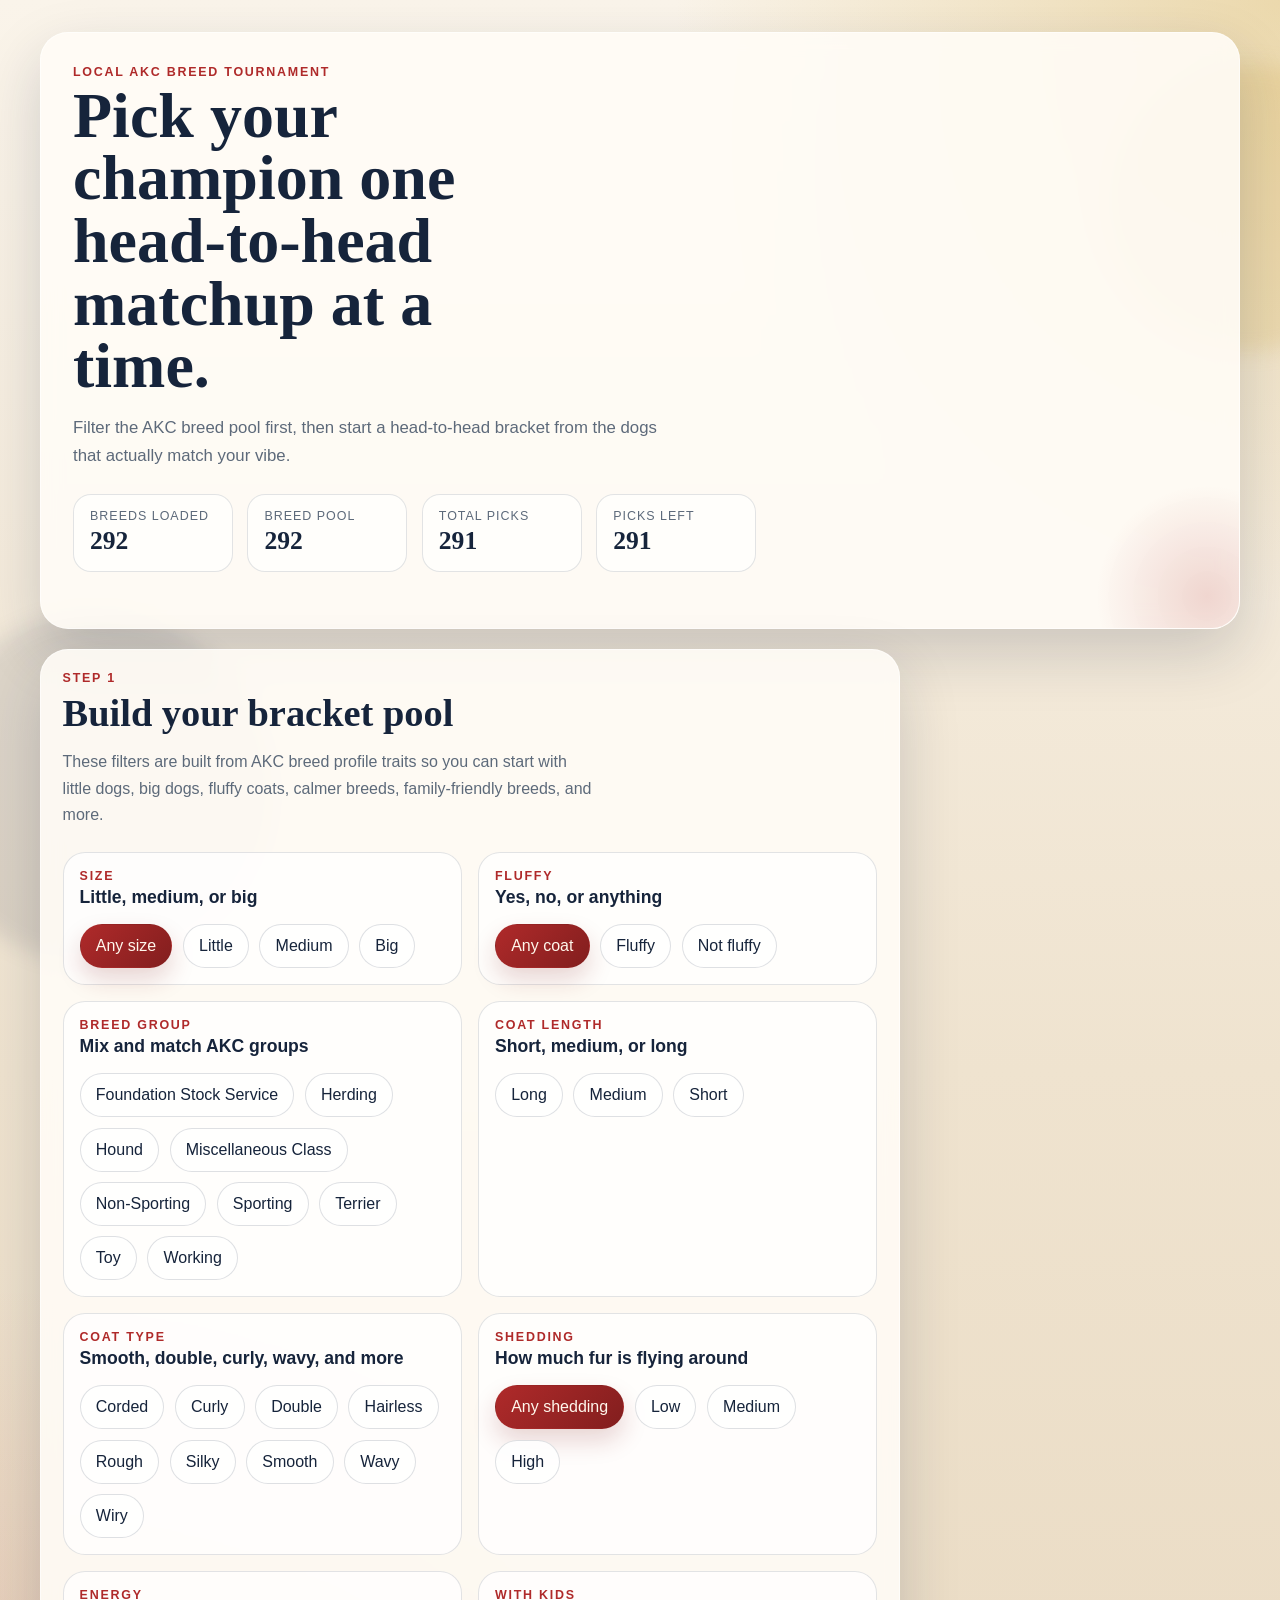
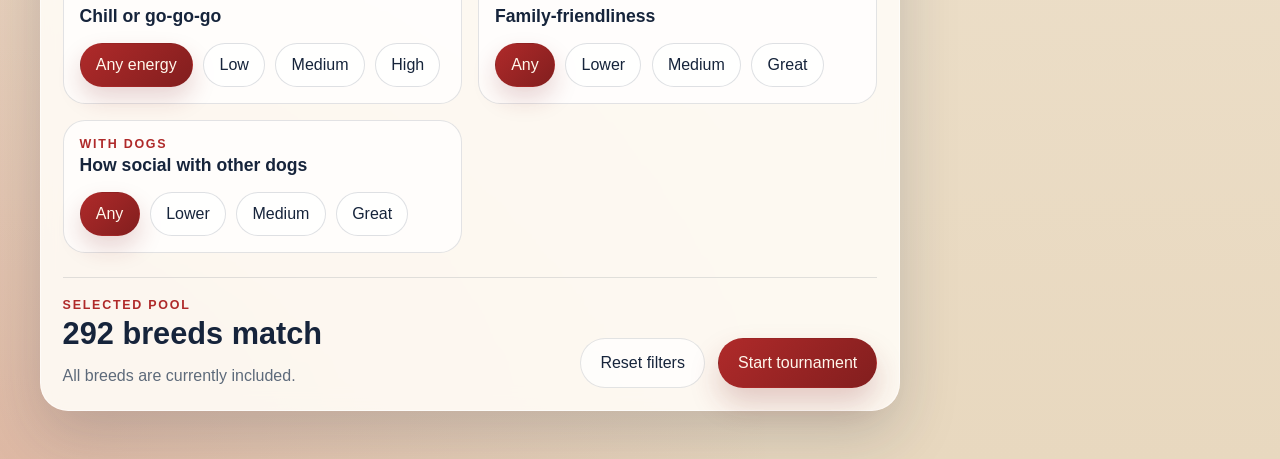
<file: docs/index.html>
<!DOCTYPE html>
<html lang="en">
<head>
  <meta charset="UTF-8">
  <meta name="viewport" content="width=device-width, initial-scale=1.0">
  <title>Dog Picker Showdown</title>
  <link rel="stylesheet" href="styles.css">
</head>
<body>
  <div class="page-shell">
    <header class="hero">
      <p class="eyebrow">Local AKC Breed Tournament</p>
      <h1>Pick your champion one head-to-head matchup at a time.</h1>
      <p class="lede">
        Filter the AKC breed pool first, then start a head-to-head bracket from the dogs that actually match your vibe.
      </p>
      <div class="hero-meta">
        <div class="stat-chip">
          <span class="stat-chip__label">Breeds loaded</span>
          <strong id="breed-count">0</strong>
        </div>
        <div class="stat-chip">
          <span class="stat-chip__label">Breed pool</span>
          <strong id="pool-count">0</strong>
        </div>
        <div class="stat-chip">
          <span class="stat-chip__label">Total picks</span>
          <strong id="total-picks">0</strong>
        </div>
        <div class="stat-chip">
          <span class="stat-chip__label">Picks left</span>
          <strong id="picks-left">0</strong>
        </div>
      </div>
      <div class="hero-actions">
        <button id="change-filters-button" class="button button--ghost" type="button" hidden>Change filters</button>
        <button id="new-bracket-button" class="button button--primary" type="button" hidden>Shuffle this bracket</button>
      </div>
      <p id="error-message" class="error-message" hidden></p>
    </header>

    <main class="arena">
      <section id="setup-panel" class="setup-panel">
        <div class="setup-panel__header">
          <p class="eyebrow">Step 1</p>
          <h2>Build your bracket pool</h2>
          <p class="setup-panel__lede">
            These filters are built from AKC breed profile traits so you can start with little dogs, big dogs, fluffy coats, calmer breeds, family-friendly breeds, and more.
          </p>
        </div>

        <div class="filter-grid">
          <section class="filter-card">
            <div class="filter-card__header">
              <p class="status-label">Size</p>
              <strong>Little, medium, or big</strong>
            </div>
            <div id="size-filter" class="choice-row"></div>
          </section>

          <section class="filter-card">
            <div class="filter-card__header">
              <p class="status-label">Fluffy</p>
              <strong>Yes, no, or anything</strong>
            </div>
            <div id="fluffy-filter" class="choice-row"></div>
          </section>

          <section class="filter-card">
            <div class="filter-card__header">
              <p class="status-label">Breed Group</p>
              <strong>Mix and match AKC groups</strong>
            </div>
            <div id="group-filter" class="choice-row choice-row--wrap"></div>
          </section>

          <section class="filter-card">
            <div class="filter-card__header">
              <p class="status-label">Coat Length</p>
              <strong>Short, medium, or long</strong>
            </div>
            <div id="coat-length-filter" class="choice-row choice-row--wrap"></div>
          </section>

          <section class="filter-card">
            <div class="filter-card__header">
              <p class="status-label">Coat Type</p>
              <strong>Smooth, double, curly, wavy, and more</strong>
            </div>
            <div id="coat-type-filter" class="choice-row choice-row--wrap"></div>
          </section>

          <section class="filter-card">
            <div class="filter-card__header">
              <p class="status-label">Shedding</p>
              <strong>How much fur is flying around</strong>
            </div>
            <div id="shedding-filter" class="choice-row"></div>
          </section>

          <section class="filter-card">
            <div class="filter-card__header">
              <p class="status-label">Energy</p>
              <strong>Chill or go-go-go</strong>
            </div>
            <div id="energy-filter" class="choice-row"></div>
          </section>

          <section class="filter-card">
            <div class="filter-card__header">
              <p class="status-label">With Kids</p>
              <strong>Family-friendliness</strong>
            </div>
            <div id="kids-filter" class="choice-row"></div>
          </section>

          <section class="filter-card">
            <div class="filter-card__header">
              <p class="status-label">With Dogs</p>
              <strong>How social with other dogs</strong>
            </div>
            <div id="dogs-filter" class="choice-row"></div>
          </section>
        </div>

        <div class="setup-panel__footer">
          <div class="setup-panel__summary">
            <p class="status-label">Selected pool</p>
            <strong id="match-count">0 breeds match</strong>
            <p id="filter-summary" class="filter-summary">All breeds are currently included.</p>
          </div>
          <div class="setup-panel__actions">
            <button id="reset-filters-button" class="button button--ghost" type="button">Reset filters</button>
            <button id="start-tournament-button" class="button button--primary" type="button">Start tournament</button>
          </div>
        </div>
      </section>

      <section id="status-panel" class="status-panel" aria-live="polite" hidden>
        <div class="status-row">
          <p class="status-label">Round status</p>
          <strong id="round-label">Waiting for data</strong>
        </div>
        <div class="progress-bar" aria-hidden="true">
          <div id="progress-fill" class="progress-bar__fill"></div>
        </div>
        <p id="progress-text" class="progress-text">0 of 0 picks complete</p>
        <p id="active-filter-summary" class="filter-summary"></p>
        <p id="bye-note" class="bye-note"></p>
      </section>

      <section id="matchup-panel" class="matchup-panel" hidden>
        <button class="dog-card" type="button" data-pick="left" aria-label="Choose left dog">
          <span class="dog-card__frame">
            <img class="dog-card__image" data-role="image" alt="">
          </span>
          <span class="dog-card__content">
            <span class="dog-card__name" data-role="name"></span>
            <span class="dog-card__cta">Advance this breed</span>
          </span>
        </button>

        <div class="versus-badge" aria-hidden="true">VS</div>

        <button class="dog-card" type="button" data-pick="right" aria-label="Choose right dog">
          <span class="dog-card__frame">
            <img class="dog-card__image" data-role="image" alt="">
          </span>
          <span class="dog-card__content">
            <span class="dog-card__name" data-role="name"></span>
            <span class="dog-card__cta">Advance this breed</span>
          </span>
        </button>
      </section>

      <section id="champion-panel" class="champion-panel" hidden>
        <p class="eyebrow">Your top dog</p>
        <img id="champion-image" class="champion-panel__image" alt="">
        <h2 id="champion-name"></h2>
        <p id="champion-summary" class="champion-panel__summary"></p>
        <div class="champion-panel__actions">
          <a id="champion-link" class="button button--ghost" href="#" target="_blank" rel="noreferrer">Open AKC breed page</a>
          <button id="play-again-button" class="button button--primary" type="button">Run another bracket</button>
        </div>
      </section>

      <aside id="history-panel" class="history-panel" hidden>
        <div class="history-panel__header">
          <p class="status-label">Recent movement</p>
          <strong>Who just advanced</strong>
        </div>
        <ul id="history-list" class="history-list"></ul>
      </aside>
    </main>
  </div>

  <script src="data/breeds.js"></script>
  <script src="app.js"></script>
</body>
</html>
</file>
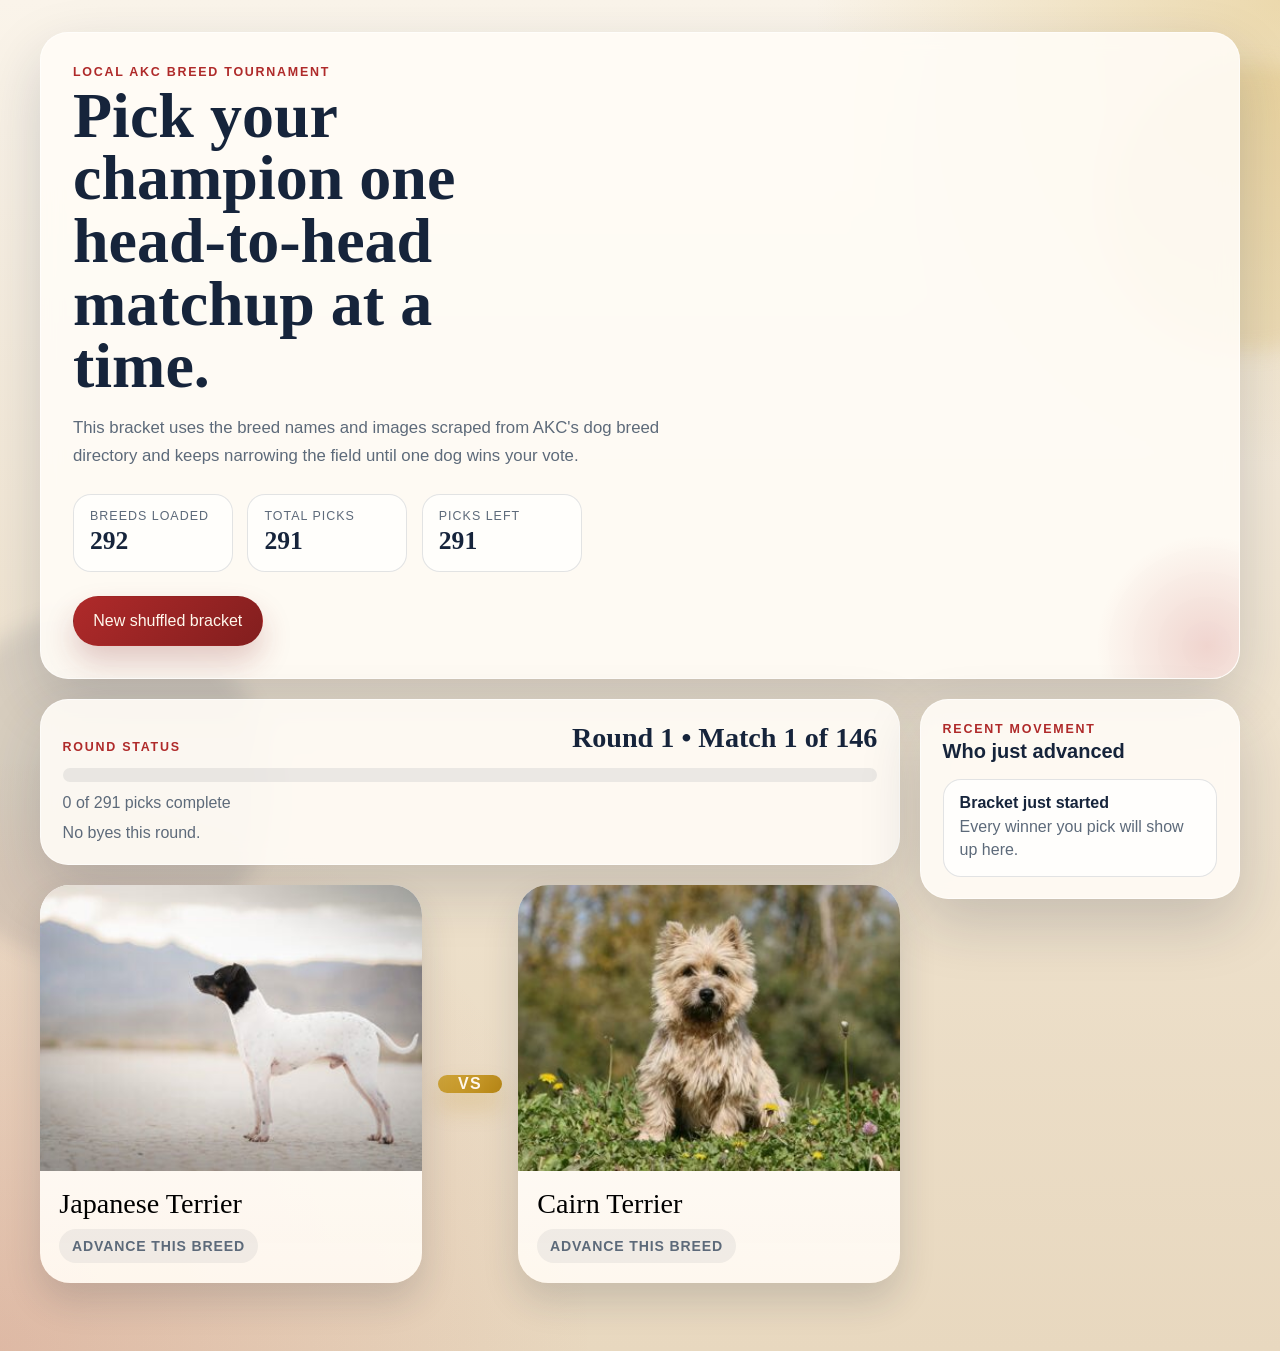
<file: site/index.html>
<!DOCTYPE html>
<html lang="en">
<head>
  <meta charset="UTF-8">
  <meta name="viewport" content="width=device-width, initial-scale=1.0">
  <title>Dog Picker Showdown</title>
  <link rel="stylesheet" href="styles.css">
</head>
<body>
  <div class="page-shell">
    <header class="hero">
      <p class="eyebrow">Local AKC Breed Tournament</p>
      <h1>Pick your champion one head-to-head matchup at a time.</h1>
      <p class="lede">
        This bracket uses the breed names and images scraped from AKC's dog breed directory and keeps narrowing the field until one dog wins your vote.
      </p>
      <div class="hero-meta">
        <div class="stat-chip">
          <span class="stat-chip__label">Breeds loaded</span>
          <strong id="breed-count">0</strong>
        </div>
        <div class="stat-chip">
          <span class="stat-chip__label">Total picks</span>
          <strong id="total-picks">0</strong>
        </div>
        <div class="stat-chip">
          <span class="stat-chip__label">Picks left</span>
          <strong id="picks-left">0</strong>
        </div>
      </div>
      <div class="hero-actions">
        <button id="new-bracket-button" class="button button--primary" type="button">New shuffled bracket</button>
      </div>
      <p id="error-message" class="error-message" hidden></p>
    </header>

    <main class="arena">
      <section class="status-panel" aria-live="polite">
        <div class="status-row">
          <p class="status-label">Round status</p>
          <strong id="round-label">Waiting for data</strong>
        </div>
        <div class="progress-bar" aria-hidden="true">
          <div id="progress-fill" class="progress-bar__fill"></div>
        </div>
        <p id="progress-text" class="progress-text">0 of 0 picks complete</p>
        <p id="bye-note" class="bye-note"></p>
      </section>

      <section id="matchup-panel" class="matchup-panel">
        <button class="dog-card" type="button" data-pick="left" aria-label="Choose left dog">
          <span class="dog-card__frame">
            <img class="dog-card__image" data-role="image" alt="">
          </span>
          <span class="dog-card__content">
            <span class="dog-card__name" data-role="name"></span>
            <span class="dog-card__cta">Advance this breed</span>
          </span>
        </button>

        <div class="versus-badge" aria-hidden="true">VS</div>

        <button class="dog-card" type="button" data-pick="right" aria-label="Choose right dog">
          <span class="dog-card__frame">
            <img class="dog-card__image" data-role="image" alt="">
          </span>
          <span class="dog-card__content">
            <span class="dog-card__name" data-role="name"></span>
            <span class="dog-card__cta">Advance this breed</span>
          </span>
        </button>
      </section>

      <section id="champion-panel" class="champion-panel" hidden>
        <p class="eyebrow">Your top dog</p>
        <img id="champion-image" class="champion-panel__image" alt="">
        <h2 id="champion-name"></h2>
        <p id="champion-summary" class="champion-panel__summary"></p>
        <div class="champion-panel__actions">
          <a id="champion-link" class="button button--ghost" href="#" target="_blank" rel="noreferrer">Open AKC breed page</a>
          <button id="play-again-button" class="button button--primary" type="button">Run another bracket</button>
        </div>
      </section>

      <aside class="history-panel">
        <div class="history-panel__header">
          <p class="status-label">Recent movement</p>
          <strong>Who just advanced</strong>
        </div>
        <ul id="history-list" class="history-list"></ul>
      </aside>
    </main>
  </div>

  <script src="data/breeds.js"></script>
  <script src="app.js"></script>
</body>
</html>
</file>
<file: docs/styles.css>
:root {
  --bg: #f5efe3;
  --paper: rgba(255, 252, 247, 0.9);
  --ink: #16243b;
  --muted: #5d6a7a;
  --ribbon: #af2a2a;
  --ribbon-dark: #821e1e;
  --gold: #d1a63b;
  --shadow: 0 24px 60px rgba(22, 36, 59, 0.18);
  --card-shadow: 0 18px 36px rgba(22, 36, 59, 0.16);
  --line: rgba(22, 36, 59, 0.12);
}

*,
*::before,
*::after {
  box-sizing: border-box;
}

[hidden] {
  display: none !important;
}

html {
  min-height: 100%;
}

body {
  margin: 0;
  min-height: 100vh;
  font-family: "Trebuchet MS", "Segoe UI", sans-serif;
  color: var(--ink);
  background:
    radial-gradient(circle at top right, rgba(209, 166, 59, 0.35), transparent 25%),
    radial-gradient(circle at bottom left, rgba(175, 42, 42, 0.18), transparent 32%),
    linear-gradient(180deg, #faf4ea 0%, #efe3cf 52%, #e8d8bf 100%);
}

body::before,
body::after {
  content: "";
  position: fixed;
  inset: auto;
  z-index: -1;
  border-radius: 50%;
  filter: blur(10px);
}

body::before {
  top: 4rem;
  right: -7rem;
  width: 18rem;
  height: 18rem;
  background: rgba(209, 166, 59, 0.18);
}

body::after {
  bottom: -4rem;
  left: -5rem;
  width: 22rem;
  height: 22rem;
  background: rgba(22, 36, 59, 0.1);
}

img {
  display: block;
  max-width: 100%;
}

button,
a {
  font: inherit;
}

.page-shell {
  width: min(1200px, calc(100vw - 2rem));
  margin: 0 auto;
  padding: 2rem 0 3rem;
}

.hero,
.setup-panel,
.status-panel,
.history-panel,
.champion-panel {
  background: var(--paper);
  border: 1px solid rgba(255, 255, 255, 0.55);
  border-radius: 28px;
  box-shadow: var(--shadow);
  backdrop-filter: blur(10px);
}

.hero {
  position: relative;
  overflow: hidden;
  padding: 2rem;
  animation: rise-in 500ms ease both;
}

.hero::after {
  content: "";
  position: absolute;
  inset: auto -5rem -5rem auto;
  width: 14rem;
  height: 14rem;
  background: radial-gradient(circle, rgba(175, 42, 42, 0.18) 0%, rgba(175, 42, 42, 0) 70%);
  pointer-events: none;
}

.eyebrow,
.status-label {
  margin: 0;
  text-transform: uppercase;
  letter-spacing: 0.14em;
  font-size: 0.78rem;
  font-weight: 700;
  color: var(--ribbon);
}

h1,
h2,
.dog-card__name,
.stat-chip strong,
#round-label {
  font-family: Georgia, "Times New Roman", serif;
}

h1 {
  width: min(14ch, 100%);
  margin: 0.35rem 0 0;
  font-size: clamp(2.5rem, 5vw, 4.5rem);
  line-height: 0.98;
}

.lede {
  width: min(65ch, 100%);
  margin: 1rem 0 0;
  font-size: 1.05rem;
  line-height: 1.65;
  color: var(--muted);
}

.hero-meta {
  display: flex;
  flex-wrap: wrap;
  gap: 0.9rem;
  margin-top: 1.5rem;
}

.stat-chip {
  min-width: 10rem;
  padding: 0.9rem 1rem;
  border: 1px solid var(--line);
  border-radius: 18px;
  background: rgba(255, 255, 255, 0.7);
}

.stat-chip__label {
  display: block;
  margin-bottom: 0.2rem;
  font-size: 0.78rem;
  text-transform: uppercase;
  letter-spacing: 0.08em;
  color: var(--muted);
}

.stat-chip strong {
  font-size: 1.6rem;
}

.hero-actions {
  display: flex;
  flex-wrap: wrap;
  gap: 0.8rem;
  margin-top: 1.5rem;
}

.button {
  display: inline-flex;
  align-items: center;
  justify-content: center;
  min-height: 3.15rem;
  padding: 0 1.2rem;
  border-radius: 999px;
  border: 1px solid transparent;
  cursor: pointer;
  text-decoration: none;
  transition: transform 160ms ease, box-shadow 160ms ease, background-color 160ms ease;
}

.button:hover,
.button:focus-visible,
.dog-card:hover,
.dog-card:focus-visible {
  transform: translateY(-2px);
}

.button:focus-visible,
.dog-card:focus-visible {
  outline: 3px solid rgba(35, 124, 202, 0.35);
  outline-offset: 3px;
}

.button:disabled {
  cursor: not-allowed;
  opacity: 0.55;
  transform: none;
  box-shadow: none;
}

.button--primary {
  color: #fff7ec;
  background: linear-gradient(135deg, var(--ribbon) 0%, var(--ribbon-dark) 100%);
  box-shadow: 0 16px 30px rgba(130, 30, 30, 0.22);
}

.button--ghost {
  color: var(--ink);
  border-color: var(--line);
  background: rgba(255, 255, 255, 0.65);
}

.error-message {
  margin: 1rem 0 0;
  color: #8f1212;
  font-weight: 700;
}

.arena {
  display: grid;
  grid-template-columns: minmax(0, 1fr) 320px;
  gap: 1.25rem;
  margin-top: 1.25rem;
  align-items: start;
}

.status-panel,
.setup-panel,
.champion-panel,
.history-panel {
  padding: 1.35rem;
}

.setup-panel {
  grid-column: 1 / 2;
  animation: rise-in 420ms ease both;
}

.setup-panel h2 {
  margin: 0.35rem 0 0;
  font-size: clamp(2rem, 3vw, 3rem);
}

.setup-panel__lede {
  width: min(60ch, 100%);
  margin: 0.9rem 0 0;
  color: var(--muted);
  line-height: 1.65;
}

.filter-grid {
  display: grid;
  grid-template-columns: repeat(2, minmax(0, 1fr));
  gap: 1rem;
  margin-top: 1.5rem;
}

.filter-card {
  padding: 1rem;
  border-radius: 22px;
  border: 1px solid var(--line);
  background: rgba(255, 255, 255, 0.72);
}

.filter-card__header strong {
  display: block;
  margin-top: 0.25rem;
  font-size: 1.1rem;
}

.choice-row {
  display: flex;
  flex-wrap: wrap;
  gap: 0.65rem;
  margin-top: 1rem;
}

.choice-pill {
  min-height: 2.75rem;
  padding: 0.6rem 0.95rem;
  border: 1px solid rgba(22, 36, 59, 0.14);
  border-radius: 999px;
  background: rgba(255, 255, 255, 0.9);
  color: var(--ink);
  cursor: pointer;
  transition: transform 160ms ease, border-color 160ms ease, background-color 160ms ease, box-shadow 160ms ease;
}

.choice-pill:hover,
.choice-pill:focus-visible {
  transform: translateY(-1px);
  border-color: rgba(175, 42, 42, 0.35);
}

.choice-pill.is-selected {
  border-color: transparent;
  color: #fff7ec;
  background: linear-gradient(135deg, var(--ribbon) 0%, var(--ribbon-dark) 100%);
  box-shadow: 0 12px 24px rgba(130, 30, 30, 0.18);
}

.setup-panel__footer {
  display: flex;
  flex-wrap: wrap;
  align-items: end;
  justify-content: space-between;
  gap: 1rem;
  margin-top: 1.5rem;
  padding-top: 1.25rem;
  border-top: 1px solid var(--line);
}

.setup-panel__summary strong {
  display: block;
  margin-top: 0.25rem;
  font-size: clamp(1.4rem, 2.4vw, 2rem);
}

.setup-panel__actions {
  display: flex;
  flex-wrap: wrap;
  gap: 0.8rem;
}

.filter-summary {
  margin: 0.75rem 0 0;
  color: var(--muted);
  line-height: 1.5;
}

.status-panel {
  grid-column: 1 / 2;
}

.status-row {
  display: flex;
  align-items: end;
  justify-content: space-between;
  gap: 1rem;
}

#round-label {
  font-size: clamp(1.3rem, 2.2vw, 1.8rem);
}

.progress-bar {
  margin-top: 0.9rem;
  height: 0.9rem;
  border-radius: 999px;
  overflow: hidden;
  background: rgba(22, 36, 59, 0.08);
}

.progress-bar__fill {
  width: 0;
  height: 100%;
  border-radius: inherit;
  background: linear-gradient(90deg, #e0bb58 0%, var(--ribbon) 100%);
  transition: width 240ms ease;
}

.progress-text,
.bye-note {
  margin: 0.75rem 0 0;
  color: var(--muted);
}

.matchup-panel,
.champion-panel {
  grid-column: 1 / 2;
}

.matchup-panel {
  display: grid;
  grid-template-columns: minmax(0, 1fr) auto minmax(0, 1fr);
  gap: 1rem;
  align-items: stretch;
}

.dog-card {
  display: flex;
  flex-direction: column;
  justify-content: space-between;
  min-width: 0;
  padding: 0;
  border: 0;
  border-radius: 30px;
  background: linear-gradient(180deg, rgba(255, 255, 255, 0.96) 0%, rgba(255, 249, 241, 0.94) 100%);
  box-shadow: var(--card-shadow);
  overflow: hidden;
  cursor: pointer;
  animation: rise-in 420ms ease both;
}

.dog-card__frame {
  aspect-ratio: 4 / 3;
  overflow: hidden;
  background: linear-gradient(180deg, #e7edf4 0%, #cad5e4 100%);
}

.dog-card__image {
  width: 100%;
  height: 100%;
  object-fit: cover;
  transition: transform 220ms ease;
}

.dog-card:hover .dog-card__image,
.dog-card:focus-visible .dog-card__image {
  transform: scale(1.04);
}

.dog-card__content {
  display: grid;
  gap: 0.65rem;
  padding: 1.15rem 1.2rem 1.3rem;
  text-align: left;
}

.dog-card__name {
  font-size: clamp(1.6rem, 2.2vw, 2.35rem);
  line-height: 1.02;
}

.dog-card__cta {
  display: inline-flex;
  align-items: center;
  width: fit-content;
  padding: 0.55rem 0.8rem;
  border-radius: 999px;
  background: rgba(22, 36, 59, 0.06);
  color: var(--muted);
  font-size: 0.88rem;
  text-transform: uppercase;
  letter-spacing: 0.06em;
  font-weight: 700;
}

.versus-badge {
  display: grid;
  place-items: center;
  width: 4rem;
  align-self: center;
  border-radius: 999px;
  background: linear-gradient(135deg, var(--gold) 0%, #b88715 100%);
  color: #fff7ec;
  font-weight: 700;
  letter-spacing: 0.08em;
  box-shadow: 0 14px 24px rgba(184, 135, 21, 0.26);
}

.history-panel {
  grid-column: 2 / 3;
  grid-row: 1 / span 3;
}

.history-panel__header strong {
  display: block;
  margin-top: 0.25rem;
  font-size: 1.25rem;
}

.history-list {
  list-style: none;
  margin: 1rem 0 0;
  padding: 0;
  display: grid;
  gap: 0.75rem;
}

.history-list li {
  padding: 0.9rem 1rem;
  border-radius: 18px;
  border: 1px solid var(--line);
  background: rgba(255, 255, 255, 0.74);
}

.history-list strong {
  display: block;
  font-size: 1rem;
}

.history-list span {
  display: block;
  margin-top: 0.2rem;
  color: var(--muted);
  line-height: 1.45;
}

.champion-panel {
  text-align: center;
  animation: rise-in 420ms ease both;
}

.champion-panel__image {
  width: min(100%, 460px);
  margin: 1rem auto 0;
  aspect-ratio: 4 / 3;
  object-fit: cover;
  border-radius: 26px;
  box-shadow: var(--card-shadow);
}

.champion-panel h2 {
  margin: 1rem 0 0;
  font-size: clamp(2.2rem, 4vw, 3.6rem);
}

.champion-panel__summary {
  width: min(55ch, 100%);
  margin: 0.9rem auto 0;
  color: var(--muted);
  line-height: 1.65;
}

.champion-panel__actions {
  display: flex;
  flex-wrap: wrap;
  justify-content: center;
  gap: 0.8rem;
  margin-top: 1.5rem;
}

@keyframes rise-in {
  from {
    opacity: 0;
    transform: translateY(16px);
  }

  to {
    opacity: 1;
    transform: translateY(0);
  }
}

@media (max-width: 980px) {
  .arena {
    grid-template-columns: 1fr;
  }

  .filter-grid {
    grid-template-columns: 1fr;
  }

  .history-panel {
    grid-column: 1 / 2;
    grid-row: auto;
  }
}

@media (max-width: 760px) {
  .page-shell {
    width: min(100vw - 1rem, 100%);
    padding-top: 0.5rem;
  }

  .hero,
  .setup-panel,
  .status-panel,
  .history-panel,
  .champion-panel {
    border-radius: 24px;
  }

  .hero {
    padding: 1.4rem;
  }

  .matchup-panel {
    grid-template-columns: 1fr;
  }

  .versus-badge {
    width: 100%;
    min-height: 3rem;
  }

  .status-row {
    flex-direction: column;
    align-items: start;
  }

  .champion-panel__actions {
    flex-direction: column;
  }

  .setup-panel__actions {
    width: 100%;
    flex-direction: column;
  }

  .button,
  .champion-panel__actions .button,
  .setup-panel__actions .button {
    width: 100%;
  }
}
</file>
<file: site/styles.css>
:root {
  --bg: #f5efe3;
  --paper: rgba(255, 252, 247, 0.9);
  --ink: #16243b;
  --muted: #5d6a7a;
  --ribbon: #af2a2a;
  --ribbon-dark: #821e1e;
  --gold: #d1a63b;
  --shadow: 0 24px 60px rgba(22, 36, 59, 0.18);
  --card-shadow: 0 18px 36px rgba(22, 36, 59, 0.16);
  --line: rgba(22, 36, 59, 0.12);
}

*,
*::before,
*::after {
  box-sizing: border-box;
}

html {
  min-height: 100%;
}

body {
  margin: 0;
  min-height: 100vh;
  font-family: "Trebuchet MS", "Segoe UI", sans-serif;
  color: var(--ink);
  background:
    radial-gradient(circle at top right, rgba(209, 166, 59, 0.35), transparent 25%),
    radial-gradient(circle at bottom left, rgba(175, 42, 42, 0.18), transparent 32%),
    linear-gradient(180deg, #faf4ea 0%, #efe3cf 52%, #e8d8bf 100%);
}

body::before,
body::after {
  content: "";
  position: fixed;
  inset: auto;
  z-index: -1;
  border-radius: 50%;
  filter: blur(10px);
}

body::before {
  top: 4rem;
  right: -7rem;
  width: 18rem;
  height: 18rem;
  background: rgba(209, 166, 59, 0.18);
}

body::after {
  bottom: -4rem;
  left: -5rem;
  width: 22rem;
  height: 22rem;
  background: rgba(22, 36, 59, 0.1);
}

img {
  display: block;
  max-width: 100%;
}

button,
a {
  font: inherit;
}

.page-shell {
  width: min(1200px, calc(100vw - 2rem));
  margin: 0 auto;
  padding: 2rem 0 3rem;
}

.hero,
.status-panel,
.history-panel,
.champion-panel {
  background: var(--paper);
  border: 1px solid rgba(255, 255, 255, 0.55);
  border-radius: 28px;
  box-shadow: var(--shadow);
  backdrop-filter: blur(10px);
}

.hero {
  position: relative;
  overflow: hidden;
  padding: 2rem;
  animation: rise-in 500ms ease both;
}

.hero::after {
  content: "";
  position: absolute;
  inset: auto -5rem -5rem auto;
  width: 14rem;
  height: 14rem;
  background: radial-gradient(circle, rgba(175, 42, 42, 0.18) 0%, rgba(175, 42, 42, 0) 70%);
  pointer-events: none;
}

.eyebrow,
.status-label {
  margin: 0;
  text-transform: uppercase;
  letter-spacing: 0.14em;
  font-size: 0.78rem;
  font-weight: 700;
  color: var(--ribbon);
}

h1,
h2,
.dog-card__name,
.stat-chip strong,
#round-label {
  font-family: Georgia, "Times New Roman", serif;
}

h1 {
  width: min(14ch, 100%);
  margin: 0.35rem 0 0;
  font-size: clamp(2.5rem, 5vw, 4.5rem);
  line-height: 0.98;
}

.lede {
  width: min(65ch, 100%);
  margin: 1rem 0 0;
  font-size: 1.05rem;
  line-height: 1.65;
  color: var(--muted);
}

.hero-meta {
  display: flex;
  flex-wrap: wrap;
  gap: 0.9rem;
  margin-top: 1.5rem;
}

.stat-chip {
  min-width: 10rem;
  padding: 0.9rem 1rem;
  border: 1px solid var(--line);
  border-radius: 18px;
  background: rgba(255, 255, 255, 0.7);
}

.stat-chip__label {
  display: block;
  margin-bottom: 0.2rem;
  font-size: 0.78rem;
  text-transform: uppercase;
  letter-spacing: 0.08em;
  color: var(--muted);
}

.stat-chip strong {
  font-size: 1.6rem;
}

.hero-actions {
  margin-top: 1.5rem;
}

.button {
  display: inline-flex;
  align-items: center;
  justify-content: center;
  min-height: 3.15rem;
  padding: 0 1.2rem;
  border-radius: 999px;
  border: 1px solid transparent;
  cursor: pointer;
  text-decoration: none;
  transition: transform 160ms ease, box-shadow 160ms ease, background-color 160ms ease;
}

.button:hover,
.button:focus-visible,
.dog-card:hover,
.dog-card:focus-visible {
  transform: translateY(-2px);
}

.button:focus-visible,
.dog-card:focus-visible {
  outline: 3px solid rgba(35, 124, 202, 0.35);
  outline-offset: 3px;
}

.button--primary {
  color: #fff7ec;
  background: linear-gradient(135deg, var(--ribbon) 0%, var(--ribbon-dark) 100%);
  box-shadow: 0 16px 30px rgba(130, 30, 30, 0.22);
}

.button--ghost {
  color: var(--ink);
  border-color: var(--line);
  background: rgba(255, 255, 255, 0.65);
}

.error-message {
  margin: 1rem 0 0;
  color: #8f1212;
  font-weight: 700;
}

.arena {
  display: grid;
  grid-template-columns: minmax(0, 1fr) 320px;
  gap: 1.25rem;
  margin-top: 1.25rem;
  align-items: start;
}

.status-panel,
.champion-panel,
.history-panel {
  padding: 1.35rem;
}

.status-panel {
  grid-column: 1 / 2;
}

.status-row {
  display: flex;
  align-items: end;
  justify-content: space-between;
  gap: 1rem;
}

#round-label {
  font-size: clamp(1.3rem, 2.2vw, 1.8rem);
}

.progress-bar {
  margin-top: 0.9rem;
  height: 0.9rem;
  border-radius: 999px;
  overflow: hidden;
  background: rgba(22, 36, 59, 0.08);
}

.progress-bar__fill {
  width: 0;
  height: 100%;
  border-radius: inherit;
  background: linear-gradient(90deg, #e0bb58 0%, var(--ribbon) 100%);
  transition: width 240ms ease;
}

.progress-text,
.bye-note {
  margin: 0.75rem 0 0;
  color: var(--muted);
}

.matchup-panel,
.champion-panel {
  grid-column: 1 / 2;
}

.matchup-panel {
  display: grid;
  grid-template-columns: minmax(0, 1fr) auto minmax(0, 1fr);
  gap: 1rem;
  align-items: stretch;
}

.dog-card {
  display: flex;
  flex-direction: column;
  justify-content: space-between;
  min-width: 0;
  padding: 0;
  border: 0;
  border-radius: 30px;
  background: linear-gradient(180deg, rgba(255, 255, 255, 0.96) 0%, rgba(255, 249, 241, 0.94) 100%);
  box-shadow: var(--card-shadow);
  overflow: hidden;
  cursor: pointer;
  animation: rise-in 420ms ease both;
}

.dog-card__frame {
  aspect-ratio: 4 / 3;
  overflow: hidden;
  background: linear-gradient(180deg, #e7edf4 0%, #cad5e4 100%);
}

.dog-card__image {
  width: 100%;
  height: 100%;
  object-fit: cover;
  transition: transform 220ms ease;
}

.dog-card:hover .dog-card__image,
.dog-card:focus-visible .dog-card__image {
  transform: scale(1.04);
}

.dog-card__content {
  display: grid;
  gap: 0.65rem;
  padding: 1.15rem 1.2rem 1.3rem;
  text-align: left;
}

.dog-card__name {
  font-size: clamp(1.6rem, 2.2vw, 2.35rem);
  line-height: 1.02;
}

.dog-card__cta {
  display: inline-flex;
  align-items: center;
  width: fit-content;
  padding: 0.55rem 0.8rem;
  border-radius: 999px;
  background: rgba(22, 36, 59, 0.06);
  color: var(--muted);
  font-size: 0.88rem;
  text-transform: uppercase;
  letter-spacing: 0.06em;
  font-weight: 700;
}

.versus-badge {
  display: grid;
  place-items: center;
  width: 4rem;
  align-self: center;
  border-radius: 999px;
  background: linear-gradient(135deg, var(--gold) 0%, #b88715 100%);
  color: #fff7ec;
  font-weight: 700;
  letter-spacing: 0.08em;
  box-shadow: 0 14px 24px rgba(184, 135, 21, 0.26);
}

.history-panel {
  grid-column: 2 / 3;
  grid-row: 1 / span 3;
}

.history-panel__header strong {
  display: block;
  margin-top: 0.25rem;
  font-size: 1.25rem;
}

.history-list {
  list-style: none;
  margin: 1rem 0 0;
  padding: 0;
  display: grid;
  gap: 0.75rem;
}

.history-list li {
  padding: 0.9rem 1rem;
  border-radius: 18px;
  border: 1px solid var(--line);
  background: rgba(255, 255, 255, 0.74);
}

.history-list strong {
  display: block;
  font-size: 1rem;
}

.history-list span {
  display: block;
  margin-top: 0.2rem;
  color: var(--muted);
  line-height: 1.45;
}

.champion-panel {
  text-align: center;
  animation: rise-in 420ms ease both;
}

.champion-panel__image {
  width: min(100%, 460px);
  margin: 1rem auto 0;
  aspect-ratio: 4 / 3;
  object-fit: cover;
  border-radius: 26px;
  box-shadow: var(--card-shadow);
}

.champion-panel h2 {
  margin: 1rem 0 0;
  font-size: clamp(2.2rem, 4vw, 3.6rem);
}

.champion-panel__summary {
  width: min(55ch, 100%);
  margin: 0.9rem auto 0;
  color: var(--muted);
  line-height: 1.65;
}

.champion-panel__actions {
  display: flex;
  flex-wrap: wrap;
  justify-content: center;
  gap: 0.8rem;
  margin-top: 1.5rem;
}

@keyframes rise-in {
  from {
    opacity: 0;
    transform: translateY(16px);
  }

  to {
    opacity: 1;
    transform: translateY(0);
  }
}

@media (max-width: 980px) {
  .arena {
    grid-template-columns: 1fr;
  }

  .history-panel {
    grid-column: 1 / 2;
    grid-row: auto;
  }
}

@media (max-width: 760px) {
  .page-shell {
    width: min(100vw - 1rem, 100%);
    padding-top: 0.5rem;
  }

  .hero,
  .status-panel,
  .history-panel,
  .champion-panel {
    border-radius: 24px;
  }

  .hero {
    padding: 1.4rem;
  }

  .matchup-panel {
    grid-template-columns: 1fr;
  }

  .versus-badge {
    width: 100%;
    min-height: 3rem;
  }

  .status-row {
    flex-direction: column;
    align-items: start;
  }

  .champion-panel__actions {
    flex-direction: column;
  }

  .button,
  .champion-panel__actions .button {
    width: 100%;
  }
}
</file>
